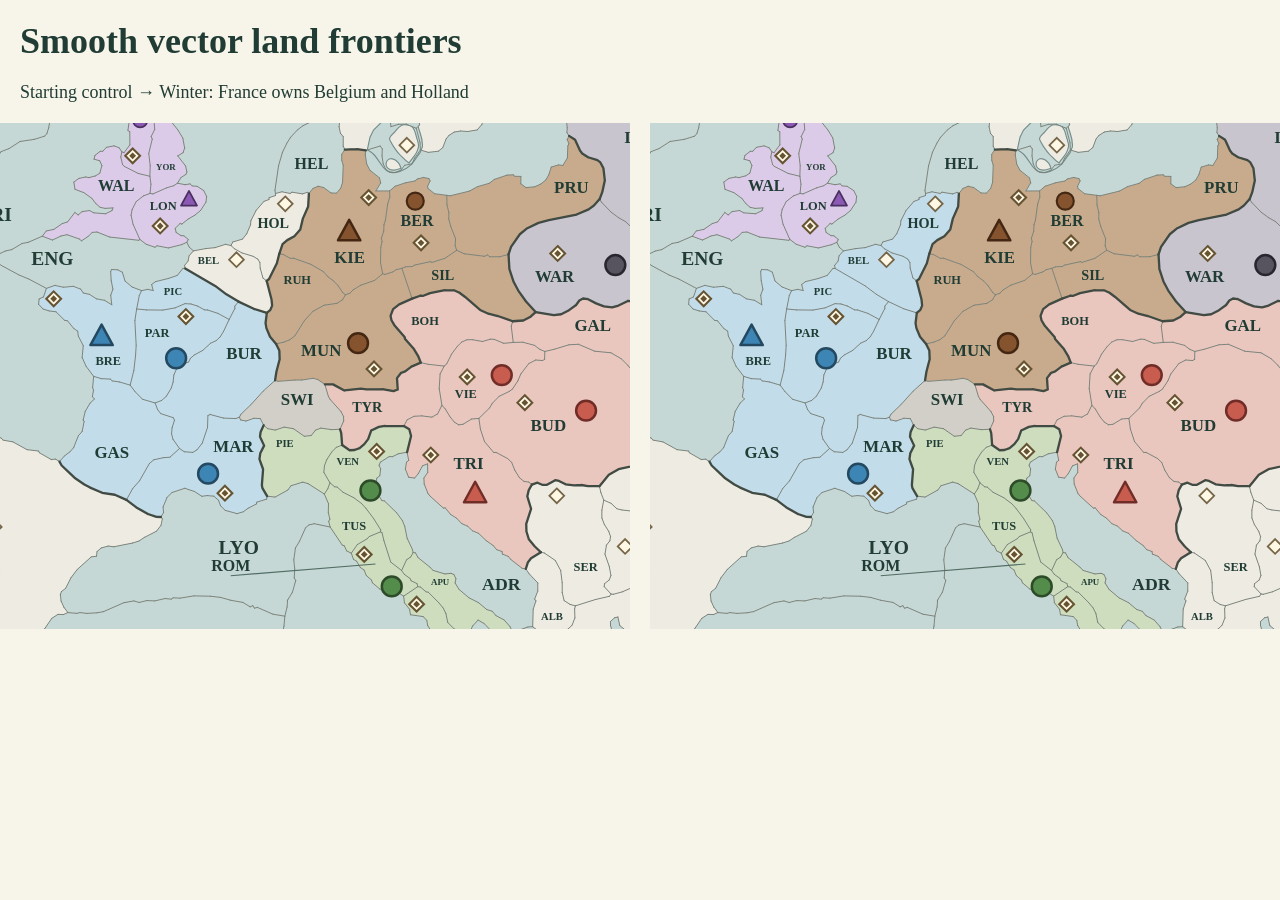
<file: public/static/smooth-borders.html>
<!doctype html><title>Smooth land frontiers</title><style>body{margin:0;background:#f7f4e9;font:18px Georgia;color:#203c34}main{max-width:1400px;margin:auto}section{display:grid;grid-template-columns:1fr 1fr;gap:20px}img{width:100%;height:auto}h1,p{margin:20px}@media(max-width:650px){section{grid-template-columns:1fr}}</style><main><h1>Smooth vector land frontiers</h1><p>Starting control → Winter: France owns Belgium and Holland</p><section><img src="smooth-start.svg" alt="Starting control"><img src="smooth-winter.svg" alt="Winter French expansion"></section></main>
</file>
